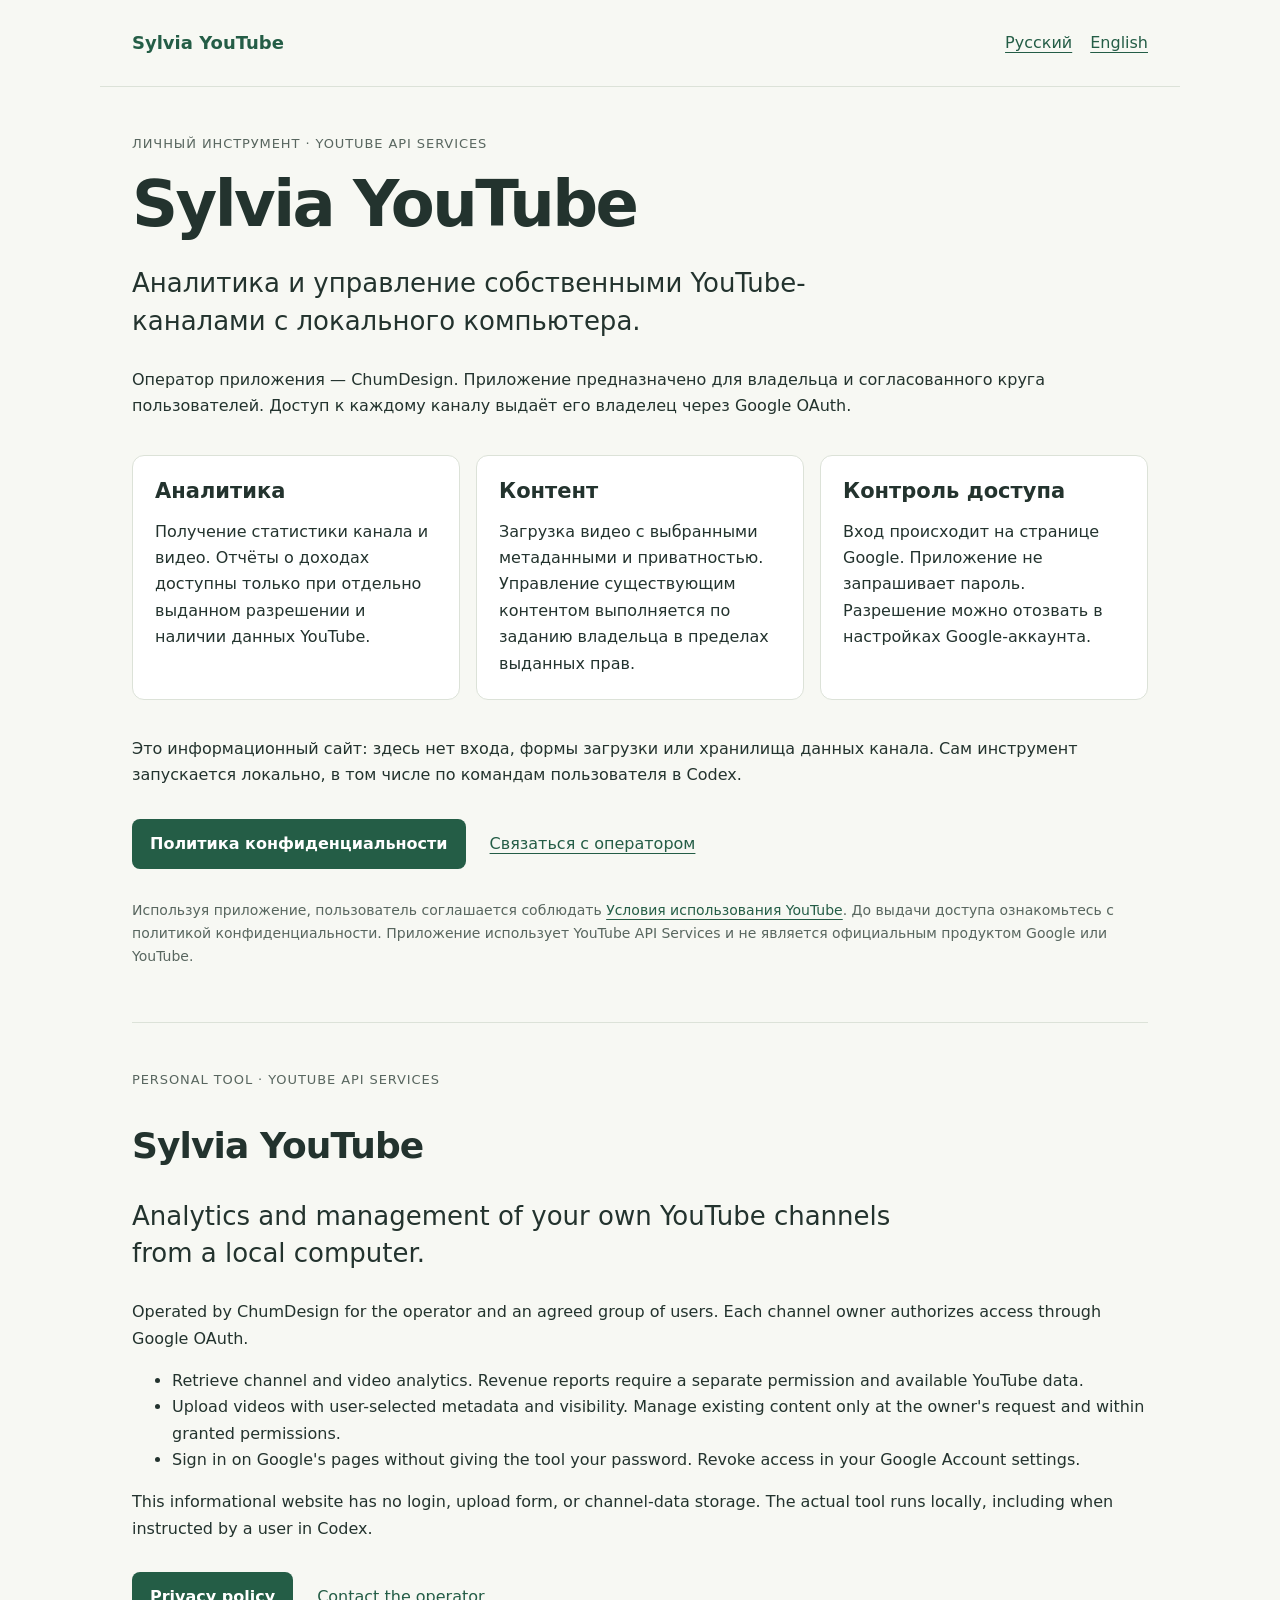
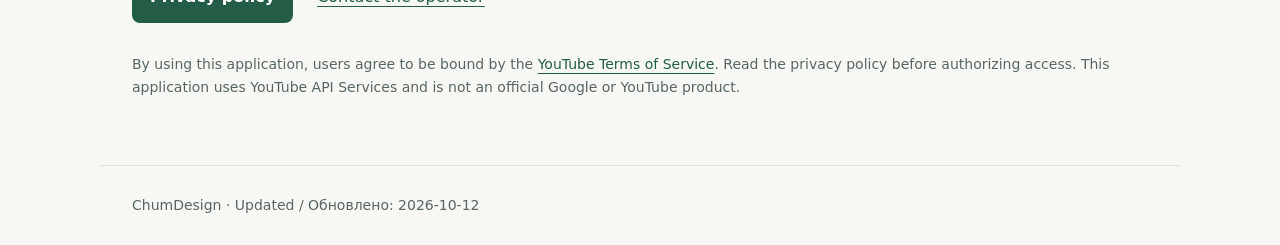
<file: index.html>
<!doctype html>
<html lang="ru">
<head>
  <meta charset="utf-8">
  <meta name="viewport" content="width=device-width, initial-scale=1">
  <meta name="description" content="Sylvia YouTube — личный инструмент аналитики и управления YouTube-каналами.">
  <title>Sylvia YouTube</title>
  <link rel="stylesheet" href="style.css">
</head>
<body>
  <header><a class="brand" href="./">Sylvia YouTube</a><nav aria-label="Язык / Language"><a href="#ru">Русский</a><a href="#en">English</a></nav></header>
  <main>
    <section id="ru" lang="ru">
      <p class="eyebrow">Личный инструмент · YouTube API Services</p>
      <h1>Sylvia YouTube</h1>
      <p class="lead">Аналитика и управление собственными YouTube-каналами с локального компьютера.</p>
      <p>Оператор приложения — ChumDesign. Приложение предназначено для владельца и согласованного круга пользователей. Доступ к каждому каналу выдаёт его владелец через Google OAuth.</p>
      <div class="features">
        <article><h2>Аналитика</h2><p>Получение статистики канала и видео. Отчёты о доходах доступны только при отдельно выданном разрешении и наличии данных YouTube.</p></article>
        <article><h2>Контент</h2><p>Загрузка видео с выбранными метаданными и приватностью. Управление существующим контентом выполняется по заданию владельца в пределах выданных прав.</p></article>
        <article><h2>Контроль доступа</h2><p>Вход происходит на странице Google. Приложение не запрашивает пароль. Разрешение можно отозвать в настройках Google-аккаунта.</p></article>
      </div>
      <p>Это информационный сайт: здесь нет входа, формы загрузки или хранилища данных канала. Сам инструмент запускается локально, в том числе по командам пользователя в Codex.</p>
      <p class="actions"><a class="button" href="privacy.html#ru">Политика конфиденциальности</a><a href="https://github.com/chumdesign/sylvia-youtube-app/issues/new">Связаться с оператором</a></p>
      <p class="small">Используя приложение, пользователь соглашается соблюдать <a href="https://www.youtube.com/t/terms">Условия использования YouTube</a>. До выдачи доступа ознакомьтесь с политикой конфиденциальности. Приложение использует YouTube API Services и не является официальным продуктом Google или YouTube.</p>
    </section>
    <section id="en" lang="en" class="translation">
      <p class="eyebrow">Personal tool · YouTube API Services</p>
      <h2>Sylvia YouTube</h2>
      <p class="lead">Analytics and management of your own YouTube channels from a local computer.</p>
      <p>Operated by ChumDesign for the operator and an agreed group of users. Each channel owner authorizes access through Google OAuth.</p>
      <ul><li>Retrieve channel and video analytics. Revenue reports require a separate permission and available YouTube data.</li><li>Upload videos with user-selected metadata and visibility. Manage existing content only at the owner's request and within granted permissions.</li><li>Sign in on Google's pages without giving the tool your password. Revoke access in your Google Account settings.</li></ul>
      <p>This informational website has no login, upload form, or channel-data storage. The actual tool runs locally, including when instructed by a user in Codex.</p>
      <p class="actions"><a class="button" href="privacy.html#en">Privacy policy</a><a href="https://github.com/chumdesign/sylvia-youtube-app/issues/new">Contact the operator</a></p>
      <p class="small">By using this application, users agree to be bound by the <a href="https://www.youtube.com/t/terms">YouTube Terms of Service</a>. Read the privacy policy before authorizing access. This application uses YouTube API Services and is not an official Google or YouTube product.</p>
    </section>
  </main>
  <footer>ChumDesign · Updated / Обновлено: 2026-10-12</footer>
</body>
</html>
</file>
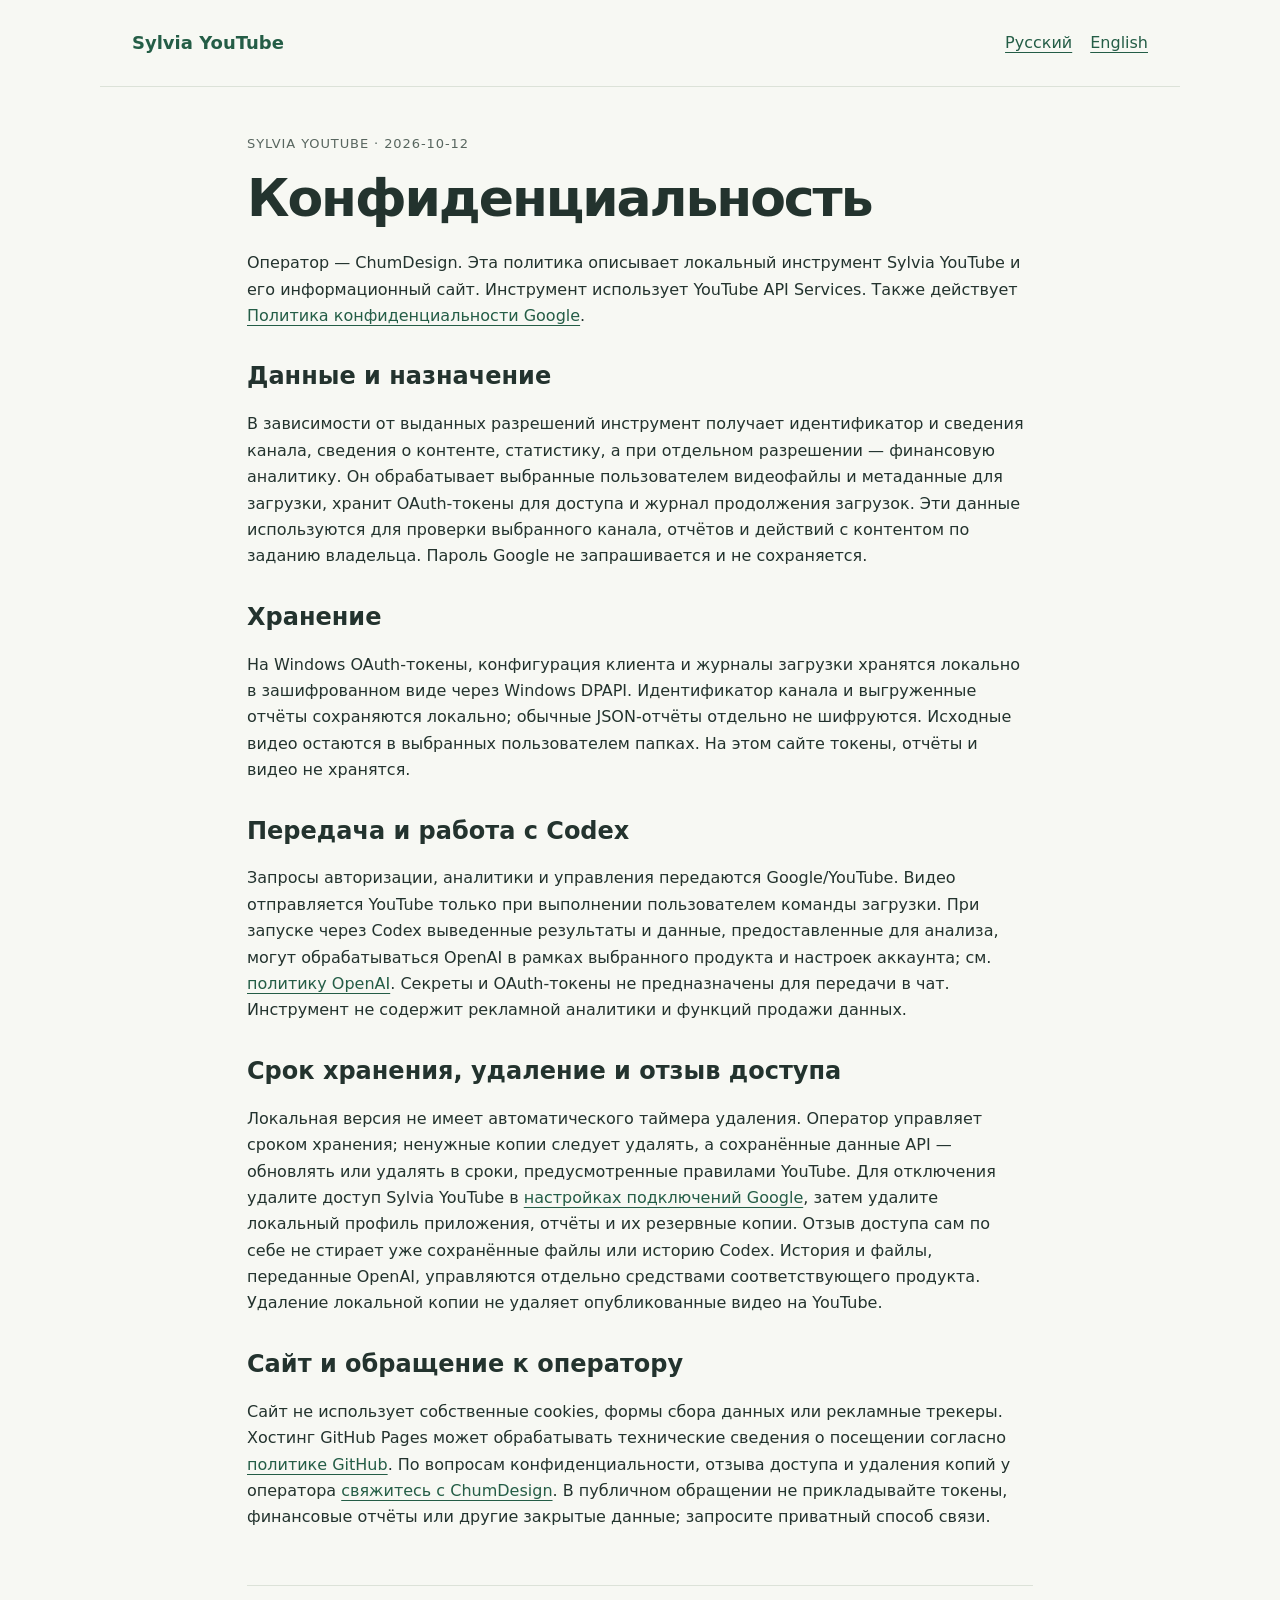
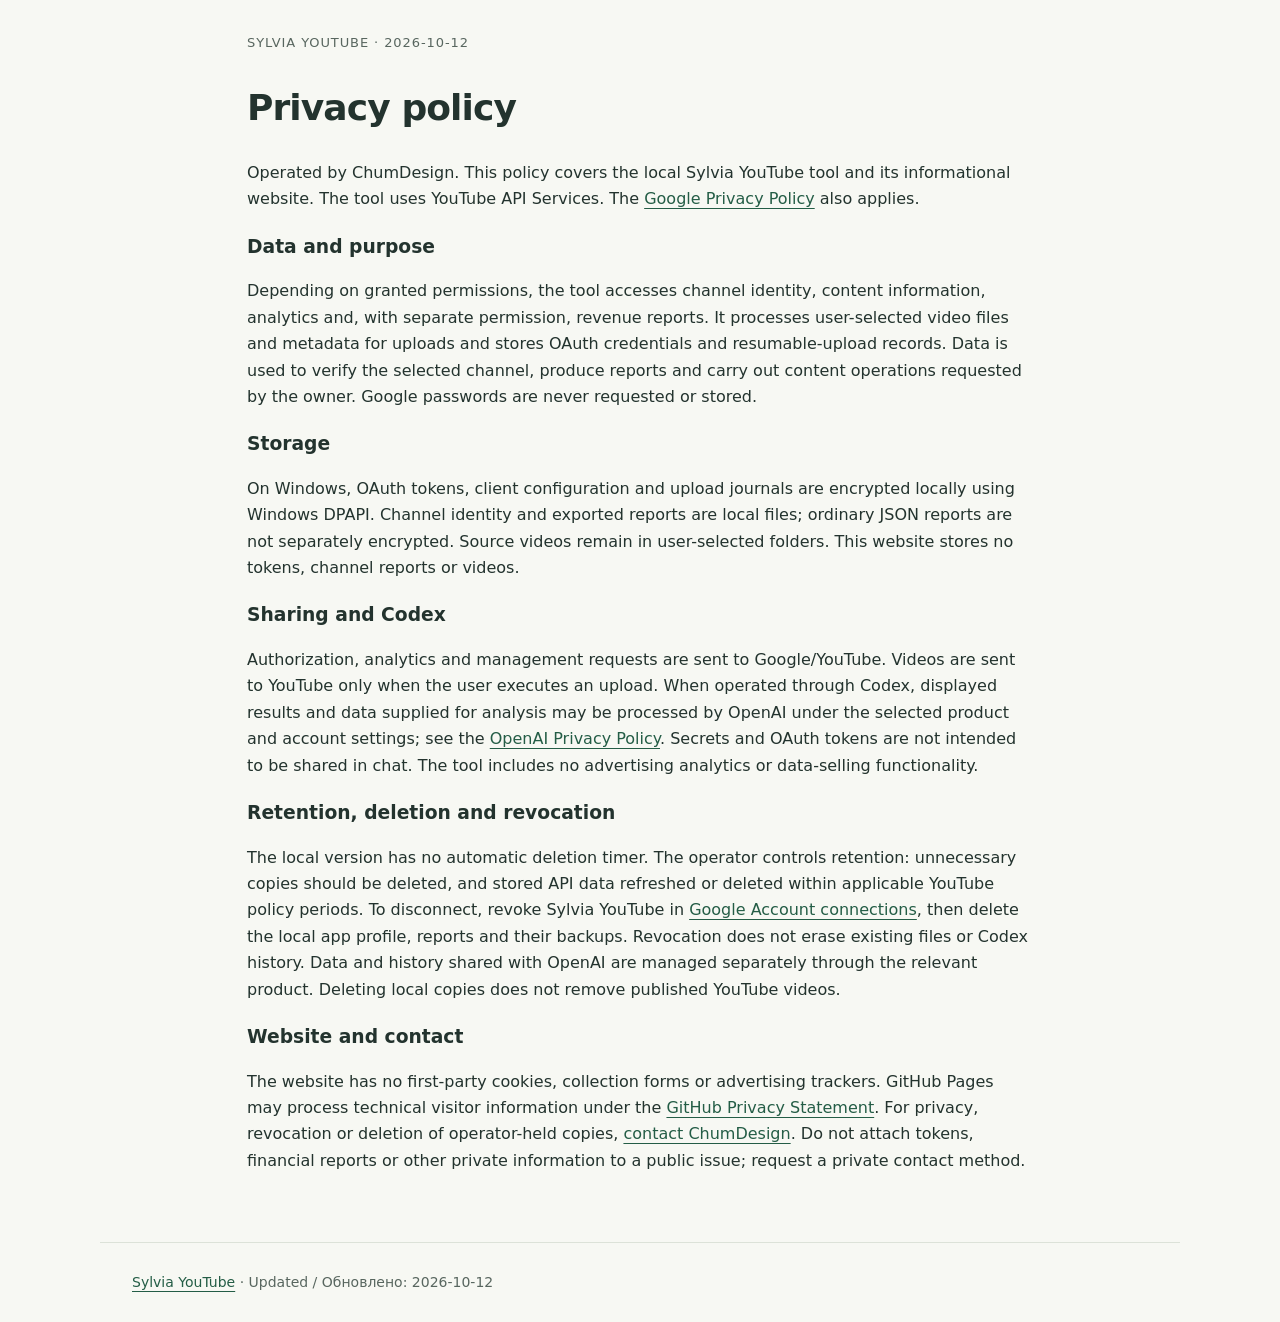
<file: privacy.html>
<!doctype html>
<html lang="ru">
<head>
  <meta charset="utf-8">
  <meta name="viewport" content="width=device-width, initial-scale=1">
  <title>Privacy / Конфиденциальность — Sylvia YouTube</title>
  <link rel="stylesheet" href="style.css">
</head>
<body>
  <header><a class="brand" href="./">Sylvia YouTube</a><nav aria-label="Язык / Language"><a href="#ru">Русский</a><a href="#en">English</a></nav></header>
  <main class="policy">
    <section id="ru" lang="ru">
      <p class="eyebrow">Sylvia YouTube · 2026-10-12</p>
      <h1>Конфиденциальность</h1>
      <p>Оператор — ChumDesign. Эта политика описывает локальный инструмент Sylvia YouTube и его информационный сайт. Инструмент использует YouTube API Services. Также действует <a href="https://policies.google.com/privacy">Политика конфиденциальности Google</a>.</p>
      <h2>Данные и назначение</h2>
      <p>В зависимости от выданных разрешений инструмент получает идентификатор и сведения канала, сведения о контенте, статистику, а при отдельном разрешении — финансовую аналитику. Он обрабатывает выбранные пользователем видеофайлы и метаданные для загрузки, хранит OAuth-токены для доступа и журнал продолжения загрузок. Эти данные используются для проверки выбранного канала, отчётов и действий с контентом по заданию владельца. Пароль Google не запрашивается и не сохраняется.</p>
      <h2>Хранение</h2>
      <p>На Windows OAuth-токены, конфигурация клиента и журналы загрузки хранятся локально в зашифрованном виде через Windows DPAPI. Идентификатор канала и выгруженные отчёты сохраняются локально; обычные JSON-отчёты отдельно не шифруются. Исходные видео остаются в выбранных пользователем папках. На этом сайте токены, отчёты и видео не хранятся.</p>
      <h2>Передача и работа с Codex</h2>
      <p>Запросы авторизации, аналитики и управления передаются Google/YouTube. Видео отправляется YouTube только при выполнении пользователем команды загрузки. При запуске через Codex выведенные результаты и данные, предоставленные для анализа, могут обрабатываться OpenAI в рамках выбранного продукта и настроек аккаунта; см. <a href="https://openai.com/policies/privacy-policy/">политику OpenAI</a>. Секреты и OAuth-токены не предназначены для передачи в чат. Инструмент не содержит рекламной аналитики и функций продажи данных.</p>
      <h2>Срок хранения, удаление и отзыв доступа</h2>
      <p>Локальная версия не имеет автоматического таймера удаления. Оператор управляет сроком хранения; ненужные копии следует удалять, а сохранённые данные API — обновлять или удалять в сроки, предусмотренные правилами YouTube. Для отключения удалите доступ Sylvia YouTube в <a href="https://myaccount.google.com/permissions">настройках подключений Google</a>, затем удалите локальный профиль приложения, отчёты и их резервные копии. Отзыв доступа сам по себе не стирает уже сохранённые файлы или историю Codex. История и файлы, переданные OpenAI, управляются отдельно средствами соответствующего продукта. Удаление локальной копии не удаляет опубликованные видео на YouTube.</p>
      <h2>Сайт и обращение к оператору</h2>
      <p>Сайт не использует собственные cookies, формы сбора данных или рекламные трекеры. Хостинг GitHub Pages может обрабатывать технические сведения о посещении согласно <a href="https://docs.github.com/en/site-policy/privacy-policies/github-general-privacy-statement">политике GitHub</a>. По вопросам конфиденциальности, отзыва доступа и удаления копий у оператора <a href="https://github.com/chumdesign/sylvia-youtube-app/issues/new">свяжитесь с ChumDesign</a>. В публичном обращении не прикладывайте токены, финансовые отчёты или другие закрытые данные; запросите приватный способ связи.</p>
    </section>
    <section id="en" lang="en" class="translation">
      <p class="eyebrow">Sylvia YouTube · 2026-10-12</p>
      <h2>Privacy policy</h2>
      <p>Operated by ChumDesign. This policy covers the local Sylvia YouTube tool and its informational website. The tool uses YouTube API Services. The <a href="https://policies.google.com/privacy">Google Privacy Policy</a> also applies.</p>
      <h3>Data and purpose</h3>
      <p>Depending on granted permissions, the tool accesses channel identity, content information, analytics and, with separate permission, revenue reports. It processes user-selected video files and metadata for uploads and stores OAuth credentials and resumable-upload records. Data is used to verify the selected channel, produce reports and carry out content operations requested by the owner. Google passwords are never requested or stored.</p>
      <h3>Storage</h3>
      <p>On Windows, OAuth tokens, client configuration and upload journals are encrypted locally using Windows DPAPI. Channel identity and exported reports are local files; ordinary JSON reports are not separately encrypted. Source videos remain in user-selected folders. This website stores no tokens, channel reports or videos.</p>
      <h3>Sharing and Codex</h3>
      <p>Authorization, analytics and management requests are sent to Google/YouTube. Videos are sent to YouTube only when the user executes an upload. When operated through Codex, displayed results and data supplied for analysis may be processed by OpenAI under the selected product and account settings; see the <a href="https://openai.com/policies/privacy-policy/">OpenAI Privacy Policy</a>. Secrets and OAuth tokens are not intended to be shared in chat. The tool includes no advertising analytics or data-selling functionality.</p>
      <h3>Retention, deletion and revocation</h3>
      <p>The local version has no automatic deletion timer. The operator controls retention: unnecessary copies should be deleted, and stored API data refreshed or deleted within applicable YouTube policy periods. To disconnect, revoke Sylvia YouTube in <a href="https://myaccount.google.com/permissions">Google Account connections</a>, then delete the local app profile, reports and their backups. Revocation does not erase existing files or Codex history. Data and history shared with OpenAI are managed separately through the relevant product. Deleting local copies does not remove published YouTube videos.</p>
      <h3>Website and contact</h3>
      <p>The website has no first-party cookies, collection forms or advertising trackers. GitHub Pages may process technical visitor information under the <a href="https://docs.github.com/en/site-policy/privacy-policies/github-general-privacy-statement">GitHub Privacy Statement</a>. For privacy, revocation or deletion of operator-held copies, <a href="https://github.com/chumdesign/sylvia-youtube-app/issues/new">contact ChumDesign</a>. Do not attach tokens, financial reports or other private information to a public issue; request a private contact method.</p>
    </section>
  </main>
  <footer><a href="./">Sylvia YouTube</a> · Updated / Обновлено: 2026-10-12</footer>
</body>
</html>
</file>
<file: style.css>
:root{color-scheme:light;--ink:#23332e;--muted:#58665f;--paper:#f7f8f3;--line:#dce2d8;--accent:#245d46}
*{box-sizing:border-box}html{scroll-behavior:smooth;scroll-padding-top:24px}body{margin:0;background:var(--paper);color:var(--ink);font-family:system-ui,-apple-system,"Segoe UI",sans-serif;line-height:1.65}header,main,footer{max-width:1080px;margin:auto;padding:28px 32px}header{display:flex;justify-content:space-between;gap:20px;align-items:center;border-bottom:1px solid var(--line)}a{color:var(--accent);text-underline-offset:4px}a:hover{text-decoration-thickness:2px}.brand{font-size:18px;font-weight:750;text-decoration:none}nav{display:flex;gap:18px}h1{font-size:clamp(36px,6vw,64px);line-height:1.08;letter-spacing:-.04em;margin:16px 0 24px}h2{line-height:1.25;margin-top:32px}h3{margin-bottom:8px}.lead{font-size:clamp(20px,2.5vw,26px);line-height:1.45;max-width:760px}.eyebrow{color:var(--muted);font-size:13px;letter-spacing:.07em;text-transform:uppercase;margin-top:18px}.features{display:grid;grid-template-columns:repeat(3,1fr);gap:16px;margin:36px 0}.features article{background:#fff;border:1px solid var(--line);border-radius:12px;padding:22px}.features h2{font-size:21px;margin:0 0 14px}.features p{margin:0}.actions{display:flex;gap:24px;align-items:center;flex-wrap:wrap;margin:30px 0}.button{background:var(--accent);color:white;padding:12px 18px;border-radius:8px;text-decoration:none;font-weight:650}.small,footer{font-size:14px;color:var(--muted)}.translation{border-top:1px solid var(--line);margin-top:54px;padding-top:28px}.translation>h2{font-size:36px;letter-spacing:-.025em}.policy{max-width:850px}.policy h1{font-size:clamp(32px,5vw,52px)}footer{border-top:1px solid var(--line);margin-top:24px}a:focus-visible{outline:3px solid #a67425;outline-offset:5px}@media(max-width:720px){header,main,footer{padding:22px}.features{grid-template-columns:1fr}header{align-items:flex-start;flex-direction:column}h1{overflow-wrap:anywhere}.actions{gap:18px}}
</file>
